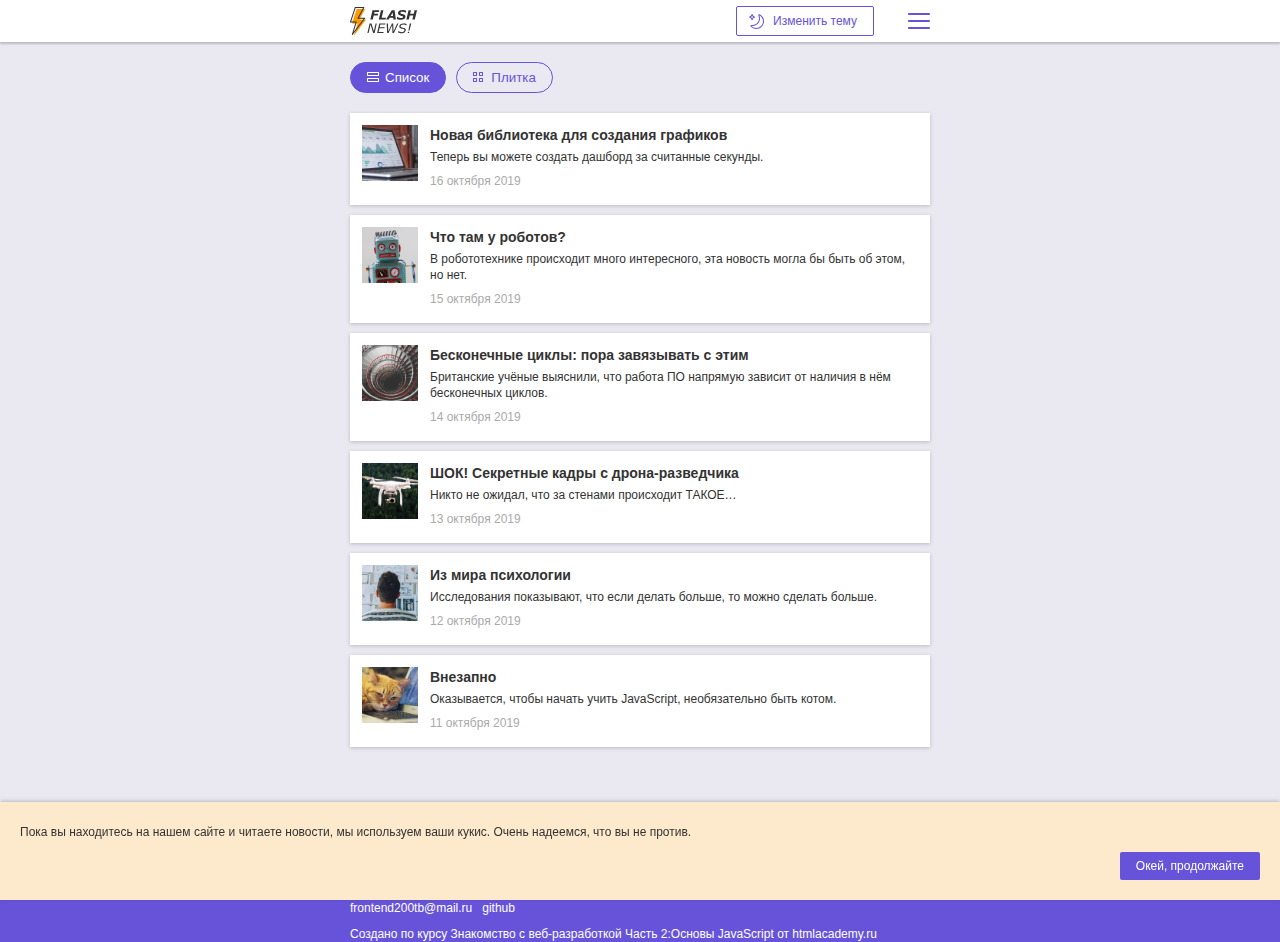
<file: index.html>
<!DOCTYPE html>
<html lang="ru">
<head>
  <meta charset="UTF-8">
  <meta name="viewport" content="width=device-width, initial-scale=1">
  <meta name="keywords" content="Flash News, Иван Каширин, Ivan Kashirin, верстка сайта, учебный проект">
  <meta name="description" content="Иван Каширин верстка сайта учебный проект Flash News">
  <meta name="author" content="Иван Каширин">
  <meta name="copyright" content="200TB Web Studio">

  <title>Иван Каширин FlashNews</title>

  <link rel="stylesheet" href="css/setting.css">
  <link rel="stylesheet" href="css/style.css">
</head>
<body class="page light-theme">


<header class="page-header">
  <div class="container">
    <a class="header-logo">
      <img src="img/main-logo.svg" width="67" height="29" alt="Логотип портала FlashNews!">
    </a>
    <button class="theme-button" type="button">Изменить тему</button>
    <button class="menu menu-open" type="button">Меню</button>

    <nav class="main-menu">
      <ul>
        <li>
          <a href="index.html">Колонка редактора</a>
        </li>

        <li>
          <a href="#">Контакты</a>
        </li>

        <li>
          <a href="subscribe.html">Подписка</a>
        </li>
      </ul>
    </nav>
  </div>
</header>


<main class="index-main">
  <div class="container">
    <h1 class="visually-hidden">Новостной портал FlashNews!</h1>
    <div class="news-view">
      <button class="row-view view-checked" type="button">Список</button>
      <button class="tile-view" type="button">Плитка</button>
    </div>

    <section class="news-list">
      <h2 class="visually-hidden">Все новости</h2>
      <article class="new-block">
        <img src="img/new-graph.jpg" alt="Новая библиотека">
        <div class="new-block-text">
          <h3>Новая библиотека для создания графиков</h3>
          <p>Теперь вы можете создать дашборд за считанные секунды.</p>
          <time datetime="2019-10-16">16 октября 2019</time>
        </div>
      </article>

      <article class="new-block">
        <img src="img/new-robot.jpg" alt="Что там у роботов?">
        <div class="new-block-text">
          <h3>Что там у роботов?</h3>
          <p>В робототехнике происходит много интересного, эта новость могла бы быть об этом, но нет.</p>
          <time datetime="2019-10-15">15 октября 2019</time>
        </div>
      </article>

      <article class="new-block">
        <img src="img/new-loop.jpg" alt="Бесконечные циклы">
        <div class="new-block-text">
          <h3>Бесконечные циклы: пора завязывать с этим</h3>
          <p>Британские учёные выяснили, что работа ПО напрямую зависит от наличия в нём бесконечных циклов.</p>
          <time datetime="2019-10-14">14 октября 2019</time>
        </div>
      </article>

      <article class="new-block">
        <img src="img/new-drone.jpg" alt="Кадры с дрона">
        <div class="new-block-text">
          <h3>ШОК! Секретные кадры с дрона-разведчика</h3>
          <p>Никто не ожидал, что за стенами происходит ТАКОЕ…</p>
          <time datetime="2019-10-13">13 октября 2019</time>
        </div>
      </article>

      <article class="new-block">
        <img src="img/new-research.jpg" alt="Новость 5">
        <div class="new-block-text">
          <h3>Из мира психологии</h3>
          <p>Исследования показывают, что если делать больше, то можно сделать больше.</p>
          <time datetime="2019-10-12">12 октября 2019</time>
        </div>
      </article>

      <article class="new-block">
        <img src="img/new-cat.jpg" alt="Новость 6">
        <div class="new-block-text">
          <h3>Внезапно</h3>
          <p>Оказывается, чтобы начать учить JavaScript, необязательно быть котом.</p>
          <time datetime="2019-10-11">11 октября 2019</time>
        </div>
      </article>
    </section>
  </div>
</main>


<aside class="cookies-agreement">
  <p>Пока вы находитесь на нашем сайте и читаете новости, мы используем ваши кукис. Очень надеемся, что вы не против.</p>
  <button class="button" type="button">Окей, продолжайте</button>
</aside>


<footer class="page-footer">
  <div class="container">
    <p>© 2021 Иван Каширин - Верстка учебного проекта flashnews</p>
    <a class="footer-logo">
      <img src="img/white-logo.svg" alt="Логотип портала FlashNews!">
    </a>
  </div>

  <div class="container ivan">
    <a href="mailto:frontend200tb@mail.ru" title="Написать Ивану Каширину">frontend200tb@mail.ru</a>
    <a href="https://github.com/frontend200tb" title="Иван Каширин на GitHub">github</a>
  </div>

  <div class="container ivan">
    Создано по курсу Знакомство с веб-разработкой Часть 2:Основы JavaScript от htmlacademy.ru
  </div>
</footer>


<script src="js/main.js"></script>

</body>
</html>
</file>
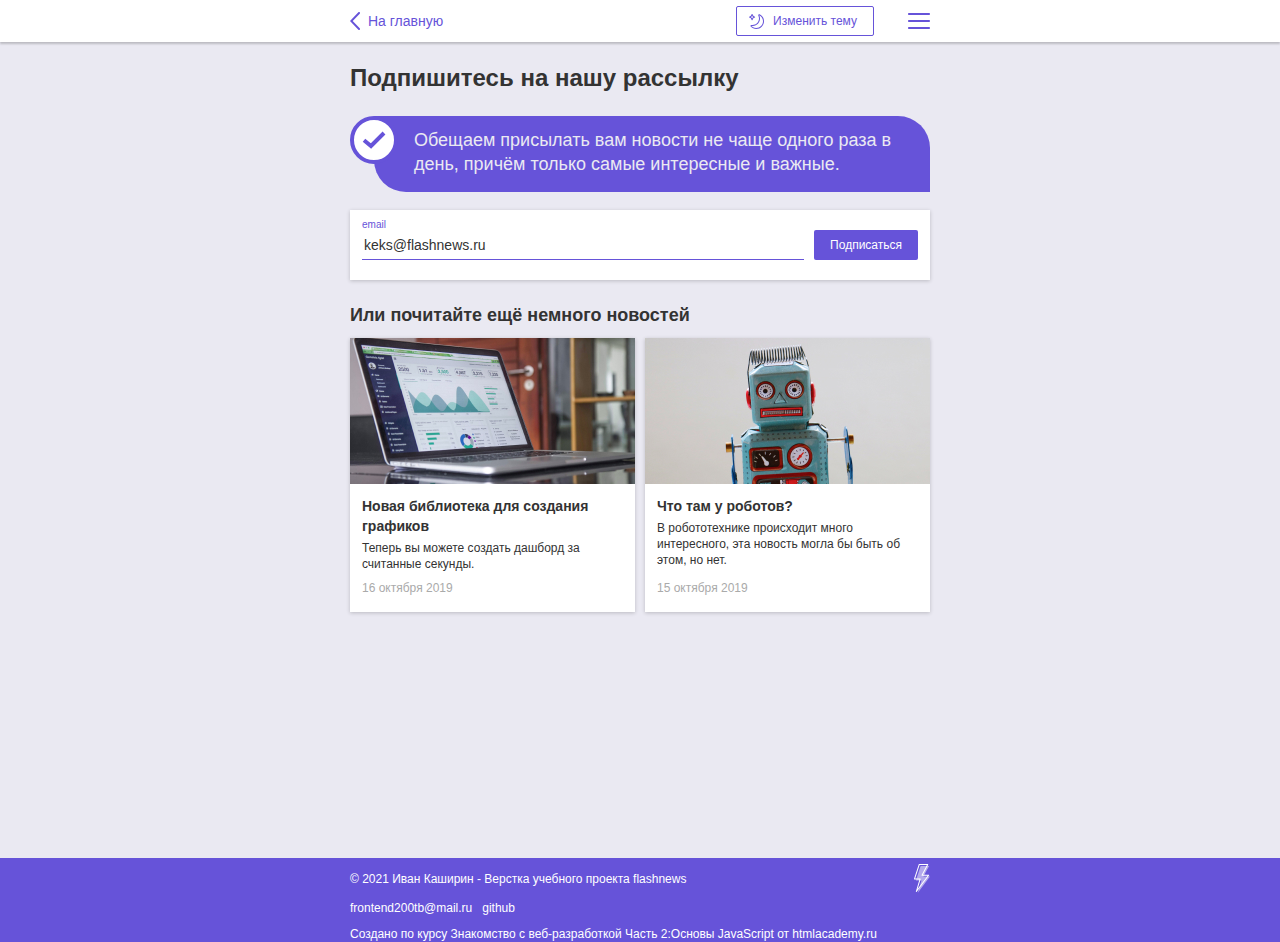
<file: subscribe.html>
<!DOCTYPE html>
<html lang="ru">
<head>
  <meta charset="UTF-8">
  <meta name="viewport" content="width=device-width, initial-scale=1">
  <meta name="keywords" content="Flash News, Иван Каширин, Ivan Kashirin, верстка сайта, учебный проект">
  <meta name="description" content="Иван Каширин верстка сайта учебный проект Flash News">
  <meta name="author" content="Иван Каширин">
  <meta name="copyright" content="200TB Web Studio">

  <title>Иван Каширин FlashNews subscribe</title>

  <link rel="stylesheet" href="css/setting.css">
  <link rel="stylesheet" href="css/style.css">
</head>
<body class="page light-theme">


<header class="page-header">
  <div class="container">
    <a class="header-link" href="index.html">На главную</a>
    <button class="theme-button" type="button">Изменить тему</button>
    <button class="menu menu-open" type="button">Меню</button>

    <nav class="main-menu">
      <ul>
        <li>
          <a href="index.html">Колонка редактора</a>
        </li>
        <li>
          <a href="#">Контакты</a>
        </li>
        <li>
          <a href="subscribe.html">Подписка</a>
        </li>
      </ul>
    </nav>
  </div>
</header>


<main class="inner-main">
  <div class="container">
    <h1 class="inner-heading">Подпишитесь на нашу рассылку</h1>
    <p class="subscription-message">Обещаем присылать вам новости не чаще одного раза в день, причём только самые интересные и важные.</p>

    <form action="https://echo.htmlacademy.ru/courses" method="post" class="subscription">
      <div class="subscription-inner">
        <label class="subscription-label" for="subscription-email">email</label>
        <input type="email" class="subscription-email" placeholder="keks@flashnews.ru" value="keks@flashnews.ru" required id="subscription-email">
      </div>

      <button class="button subscription-button" type="submit">Подписаться</button>
    </form>

    <section class="news-list list-tiles-view">
      <h2 class="news-list-heading">Или почитайте ещё немного новостей</h2>
      <article class="new-block">
        <img src="img/new-graph.jpg" alt="Новая библиотека">
        <div class="new-block-text">
          <h3>Новая библиотека для создания графиков</h3>
          <p>Теперь вы можете создать дашборд за считанные секунды.</p>
          <time datetime="2019-10-16">16 октября 2019</time>
        </div>
      </article>

      <article class="new-block">
        <img src="img/new-robot.jpg" alt="Что там у роботов?">
        <div class="new-block-text">
          <h3>Что там у роботов?</h3>
          <p>В робототехнике происходит много интересного, эта новость могла бы быть об этом, но нет.</p>
          <time datetime="2019-10-15">15 октября 2019</time>
        </div>
      </article>
    </section>
  </div>
</main>


<footer class="page-footer">
  <div class="container">
    <p>© 2021 Иван Каширин - Верстка учебного проекта flashnews</p>
    <a class="footer-logo">
      <img src="img/white-logo.svg" alt="Логотип портала FlashNews!">
    </a>
  </div>

<div class="container ivan">
    <a href="mailto:frontend200tb@mail.ru" title="Написать Ивану Каширину">frontend200tb@mail.ru</a>
    <a href="https://github.com/frontend200tb" title="Иван Каширин на GitHub">github</a>
</div>

  <div class="container ivan">
    Создано по курсу Знакомство с веб-разработкой Часть 2:Основы JavaScript от htmlacademy.ru
  </div>
</footer>


<script src="js/theme.js"></script>

</body>
</html>
</file>
<file: css/setting.css>
* {
  box-sizing:border-box;
}

.visually-hidden:not(:focus):not(:active),input[type=checkbox]
.visually-hidden,input[type=radio]
.visually-hidden {
  margin: -1px;
  padding: 0;
  width: 1px;
  height: 1px;
  border: 0;
  white-space: nowrap;
  clip-path: inset(100%);
  clip: rect(0 0 0 0);
  overflow: hidden;
  position: absolute;
}

body {
  font-family: "Verdana", "Tahoma", sans-serif;
  font-size: 12px;
  line-height: 16px;
}

a {
  font: inherit;
  color: inherit;
  text-decoration: none;
}

.container {
  display: flex;
  margin: 0 auto;
  padding: 0 10px;
  max-width: 600px;
  position: relative;
}

.page-header .container {
  min-height: 42px;
}

.inner-heading {
  margin: 20px 0 4px;
  line-height: 32px;
}

.header-link,
.header-logo {
  display: flex;
  margin-right: auto;
  align-items: center;
}

.header-link,
.new-block h3 {
  font-size: 14px;
  line-height: 20px;
}

.header-link::before {
  display: inline-block;
  padding-right: 8px;
  width: 10px;
  height: 18px;
  content: "";
  vertical-align: text-bottom;
}

.theme-button {
  margin: auto 0;
  padding: 7px 16px 7px 36px;
  font-size: 12px;
  border-radius: 2px;
  background-color:transparent;
  position: relative;
}

.theme-button::before {
  width: 15px;
  height: 15px;
  position: absolute;
  content: "";
  top: 7px;
  left: 12px;
}

.main-menu a:active,
.menu-close:active,
.menu-open:active,
.theme-button:active {
  opacity: .8;
}

.menu {
  margin-right: -10px;
  margin-left: 24px;
  width: 42px;
  height: 42px;
  font-size: 0;
  border: 0;
  cursor: pointer;
  background-repeat: no-repeat;
  background-position: center;
  position: relative;
}

.menu-close {
  background-image: url(../img/menu-close.svg);
}

.main-menu {
  position: absolute;
  z-index: 1;
  padding: 0;
  top: 42px;
  right: 0;
}

.menu-open+.main-menu {
  display: none;
}

.main-menu ul {
  list-style: none;
  margin: 0;
  padding: 10px 0
}

.main-menu a{display:block;padding:10px 56px 10px 20px}

.index-main,.inner-main{padding:0;min-height:calc(100vh - 84px)}

.index-main .container,.inner-main .container{flex-direction:column}

.news-view{display:flex;margin:20px 0}

.news-view button{position:relative;display:block;margin-right:10px;padding:7px 16px 7px 34px;border-radius:16px;background-color:transparent}

.row-view::before,.tile-view::before{position:absolute;content:"";top:9px;left:16px;width:12px;height:10px}

.tile-view::before{width:10px}

.news-list{margin-bottom:20px}

.news-list-heading{flex-basis:100%}

.new-block{display:flex;margin-bottom:10px;padding:12px 12px 16px}.new-block img{flex-shrink:0;margin-right:12px;width:56px;height:56px;object-fit:cover}.new-block h3{margin:0 0 4px}.new-block p{margin:0 0 8px}.new-block time,body{margin:0}.list-tiles-view.news-list{display:flex;flex-wrap:wrap;margin-bottom:20px;margin-right:-10px}.list-tiles-view .new-block{flex-basis:calc(50% - 10px);margin-right:10px;margin-bottom:15px;flex-direction:column}.list-tiles-view .new-block img{position:relative;width:calc(100% + 24px);top:-12px;left:-12px;height:146px;margin-right:0}.list-tiles-view .new-block .new-block-text{display:flex;flex-direction:column;flex-grow:1}.list-tiles-view .new-block time{margin-top:auto}

.cookies-agreement{z-index:1;display:flex;flex-direction:column;position:fixed;bottom:0;width:100%;padding:10px 20px 20px}.cookies-agreement .button{margin-left:auto}.cookies-agreement-closed{display:none}.button{font-size:12px;border:0;padding:7px 16px;border-radius:2px}.button:active{opacity:.8}.page-footer{margin-top:auto;min-height:42px}.footer-logo{margin-left:auto;display:block;padding:6px 0 3px}.page-footer p{margin:auto 0}.subscription{display:flex;margin-bottom:12px;padding:20px 12px}.subscription-message{position:relative;margin-left:24px;padding:12px 32px 16px 40px;border-radius:0 32px;font-size:18px;line-height:24px}.subscription-message::before{position:absolute;content:"";width:48px;height:48px;top:0;left:-24px}.subscription-inner{position:relative;flex-grow:1;margin-right:10px}.subscription-label{position:absolute;top:-12px;font-size:10px;line-height:14px}.subscription-email{width:100%;height:30px;border:0;background-color:transparent;font:inherit;font-size:14px;line-height:30px}.subscription-email::placeholder{color:#aaa;font:inherit;font-size:14px;font-style:italic}.subscription-button{flex-shrink:0}.dark-theme .header-logo{filter:invert(1) hue-rotate(180deg) brightness(2)}

.ivan a {
  padding: 0 10px 10px 0;
}
</file>
<file: css/style.css>
/* Светлая тема */
.light-theme {
  color: #333333;
  background-color: #eae9f2;
}

.light-theme .page-header {
  background-color: #ffffff;
  box-shadow: 0 2px 2px rgba(0, 0, 0, 0.2);
}

.light-theme .header-link {
  color: #6653d9;
}

.light-theme .header-link::before {
  background: url("../img/arrow-back-light.svg") no-repeat 0 0;
}

.light-theme .theme-button {
  color: #6653d9;
  border: 1px solid #6653d9;
}

.light-theme .theme-button::before {
  background-image: url("../img/moon-normal.svg");
}

.light-theme .theme-button:focus,
.light-theme .theme-button:hover {
  color: #ffffff;
  background-color: #6653d9;
}

.light-theme .theme-button:focus::before,
.light-theme .theme-button:hover::before {
  background-image: url("../img/moon-hover.svg");
}

.light-theme .menu-open {
  background-color: #ffffff;
  background-image: url("../img/menu-open-light.svg");
}

.light-theme .menu-open:focus,
.light-theme .menu-open:hover {
  background-color: #6653d9;
  background-image: url("../img/menu-open-dark.svg");
}

.light-theme .menu-close {
  background-color: #6653d9;
}

.light-theme .menu-close:focus,
.light-theme .menu-close:hover {
  background-color: #473c8d;
}

.light-theme .main-menu {
  background-color: #6653d9;
  color: #ffffff;
}

.light-theme .main-menu a:focus,
.light-theme .main-menu a:hover {
  background-color: #473c8d;
}

.light-theme .news-view button {
  border: 1px solid #6653d9;
  color: #6653d9;
}

.light-theme .news-view button:focus,
.light-theme .news-view button:hover,
.light-theme .news-view button:active,
.light-theme .news-view .view-checked {
  background-color: #6653d9;
  color: #ffffff;
}

.light-theme .news-view .row-view:focus::before,
.light-theme .news-view .row-view:hover::before,
.light-theme .news-view .row-view:active::before {
  background-image: url("../img/rows-light-checked.svg");
}

.light-theme .news-view .tile-view:focus::before,
.light-theme .news-view .tile-view:hover::before,
.light-theme .news-view .tile-view:active::before {
  background-image: url("../img/tiles-light-checked.svg");
}

.light-theme .row-view::before {
  background-image: url("../img/rows-light.svg");
}

.light-theme .tile-view::before {
  background-image: url("../img/tiles-light.svg");
}

.light-theme .row-view::before {
  background-image: url("../img/rows-light.svg");
}

.light-theme .row-view.view-checked::before {
  background-image: url("../img/rows-light-checked.svg");
}

.light-theme .tile-view.view-checked::before {
  background-image: url("../img/tiles-light-checked.svg");
}

.light-theme .new-block {
  background-color: #ffffff;
  box-shadow: 0 1px 4px rgba(0, 0, 0, 0.2);
}

.light-theme .new-block time {
  color: #aaaaaa;
}

.light-theme .cookies-agreement {
  background-color: #fdeacd;
  box-shadow: 0 -1px 4px rgba(0, 0, 0, 0.2);
}

.light-theme .button {
  background-color: #6653d9;
  color: #ffffff;
}

.light-theme .button:focus,
.light-theme .button:hover {
  background-color: #473c8d;
}

.light-theme .page-footer {
  background-color: #6653d9;
  color: #ffffff;
}

.light-theme .subscription {
  background-color: #ffffff;
  box-shadow: 0 1px 4px rgba(0, 0, 0, 0.2);
}

.light-theme .subscription-message {
  background-color: #6653d9;
  color: #eae9f2;
}

.light-theme .subscription-message::before {
  background-image: url("../img/icon-ok-light.svg");
}

.light-theme .subscription-label {
  color: #6653d9;
}

.light-theme .subscription-email {
  border-bottom: 1px solid #6653d9;
  color: #333333;
}

/* Тёмная тема */
.dark-theme {
  color: #f2f2f2;
  background-color: #17161a;
}

.dark-theme .page-header {
  background-color: #373540;
  box-shadow: 0 2px 2px rgba(0, 0, 0, 0.6);
}

.dark-theme .header-link {
  color: #9484f2;
}

.dark-theme .header-link::before {
  background: url("../img/arrow-back-dark.svg") no-repeat 0 0;
}

.dark-theme .theme-button {
  color: #9484f2;
  border: 1px solid #9484f2;
}

.dark-theme .theme-button::before {
  background-image: url("../img/sun-normal.svg");
}

.dark-theme .theme-button:focus,
.dark-theme .theme-button:hover {
  color: #17161a;
  background-color: #9484f2;
}

.dark-theme .theme-button:focus::before,
.dark-theme .theme-button:hover::before {
  background-image: url("../img/sun-hover.svg");
}

.dark-theme .menu-open {
  background-color: #373540;
  background-image: url("../img/menu-open-dark.svg");
}

.dark-theme .menu-open:focus,
.dark-theme .menu-open:hover {
  background-color: #473c8d;
  background-image: url("../img/menu-open-dark.svg");
}

.dark-theme .menu-close {
  background-color: #473c8d;
}

.dark-theme .menu-close:focus,
.dark-theme .menu-close:hover {
  background-color: #6653d9;
}

.dark-theme .main-menu {
  background-color: #473c8d;
  color: #f2f2f2;
}

.dark-theme .main-menu a:focus,
.dark-theme .main-menu a:hover {
  background-color: #6653d9;
}

.dark-theme .news-view button {
  border: 1px solid #9484f2;
  color: #9484f2;
}

.dark-theme .news-view button:focus,
.dark-theme .news-view button:hover,
.dark-theme .news-view button:active,
.dark-theme .news-view .view-checked {
  background-color: #9484f2;
  color: #17161a;
}

.dark-theme .news-view .row-view:focus::before,
.dark-theme .news-view .row-view:hover::before,
.dark-theme .news-view .row-view:active::before {
  background-image: url("../img/rows-dark-checked.svg");
}

.dark-theme .news-view .tile-view:focus::before,
.dark-theme .news-view .tile-view:hover::before,
.dark-theme .news-view .tile-view:active::before {
  background-image: url("../img/tiles-dark-checked.svg");
}

.dark-theme .row-view::before {
  background-image: url("../img/rows-dark.svg");
}

.dark-theme .tile-view::before {
  background-image: url("../img/tiles-dark.svg");
}

.dark-theme .row-view.view-checked::before {
  background-image: url("../img/rows-dark-checked.svg");
}

.dark-theme .tile-view.view-checked::before {
  background-image: url("../img/tiles-dark-checked.svg");
}

.dark-theme .new-block {
  background-color: #2a2930;
  box-shadow: 0 1px 4px rgba(0, 0, 0, 0.6);
}

.dark-theme .new-block time {
  color: #888888;
}

.dark-theme .cookies-agreement {
  background-color: #473c8d;
  box-shadow: 0 -1px 4px rgba(0, 0, 0, 0.6);
}

.dark-theme .button {
  background-color: #9484f2;
  color: #17161a;
}

.dark-theme .button:focus,
.dark-theme .button:hover {
  background-color: #b6aaff;
}

.dark-theme .page-footer {
  background-color: #0a0910;
  color: #f2f2f2;
}

.dark-theme .subscription {
  background-color: #2a2930;
  box-shadow: 0 1px 4px rgba(0, 0, 0, 0.6);
}

.dark-theme .subscription-message {
  background-color: #9484f2;
  color: #17161a;
}

.dark-theme .subscription-message::before {
  background-image: url("../img/icon-ok-dark.svg");
}

.dark-theme .subscription-label {
  color: #9484f2;
}

.dark-theme .subscription-email {
  border-bottom: 1px solid #9484f2;
  color: #f2f2f2;
}
</file>
